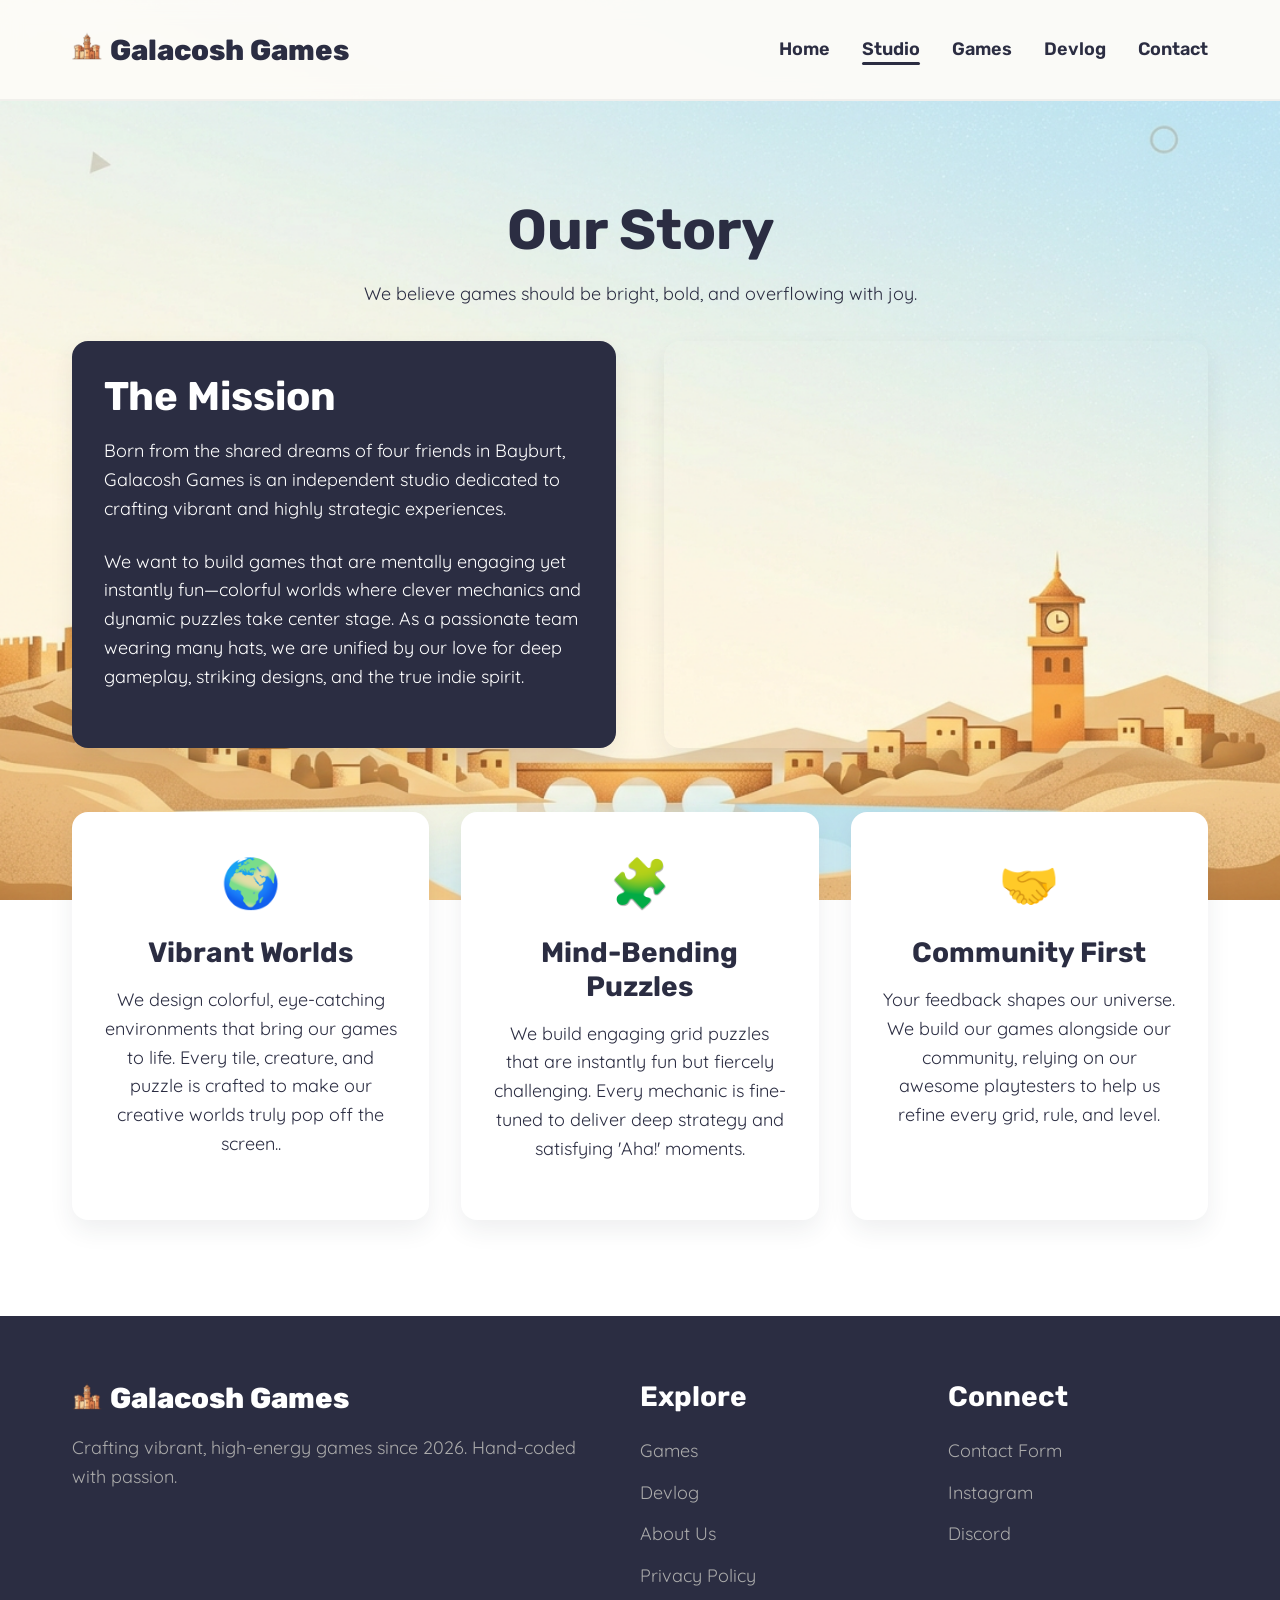
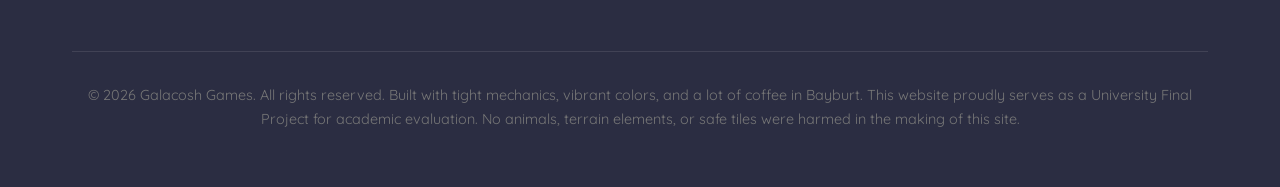
<file: about.html>
<!DOCTYPE html>
<html lang="en">

<head>
    <meta charset="UTF-8">
    <meta name="viewport" content="width=device-width, initial-scale=1.0">
    <title>About Us | Galacosh Games</title>

    <!-- SEO & Meta Tags -->
    <meta name="description"
        content="Learn about Galacosh Games, our mission, and the philosophy behind our vibrant indie games.">
    <meta name="keywords" content="about us, indie game studio, Galacosh Games mission">

    <link rel="preconnect" href="https://fonts.googleapis.com">
    <link rel="preconnect" href="https://fonts.gstatic.com" crossorigin>
    <link
        href="https://fonts.googleapis.com/css2?family=Quicksand:wght@400;600;700&family=Rubik:wght@400;600;700;800&display=swap"
        rel="stylesheet">
    <link rel="stylesheet" href="styles.css">
</head>

<body>

    <!-- Header -->
    <header class="site-header">
        <div class="container nav-container">
            <a href="index.html" class="logo">
                <span class="logo-icon"><img src="images/solo2.png" width="30" height="30"></span> Galacosh Games
            </a>
            <button class="mobile-menu-btn" aria-label="Toggle Navigation">☰</button>
            <nav>
                <ul class="nav-links">
                    <li><a href="index.html">Home</a></li>
                    <li><a href="about.html" class="active">Studio</a></li>
                    <li><a href="games.html">Games</a></li>
                    <li><a href="devlog.html">Devlog</a></li>
                    <li><a href="contact.html">Contact</a></li>
                </ul>
            </nav>
        </div>
    </header>

    <main>
        <!-- Page Header -->
        <section class="section container text-center" style="padding-bottom: 2rem;">
            <h1 class="text-primary">Our Story</h1>
            <p style="max-width: 600px; margin: 0 auto;">We believe games should be bright, bold, and overflowing with
                joy.</p>
        </section>

        <!-- Main Content -->
        <section class="container" style="margin-bottom: 6rem;">
            <div class="grid-2">
                <div class="card" style="background-color: var(--color-accent-1); color: white;">
                    <h2 style="color: white;">The Mission</h2>
                    <p>Born from the shared dreams of four friends in Bayburt, Galacosh Games is an independent studio
                        dedicated to crafting vibrant and highly strategic experiences.</p>
                    <p>We want to build games that are mentally engaging yet instantly fun—colorful worlds where clever
                        mechanics and dynamic puzzles take center stage. As a passionate team wearing many hats, we are
                        unified by our love for deep gameplay, striking designs, and the true indie spirit.</p>
                </div>

                <div>
                    <video autoplay muted loop
                        style="width: 100%; border-radius: var(--border-radius-md); box-shadow: var(--box-shadow); height: 100%; object-fit: cover;">
                        <source src="images/galacoshintro.mp4" type="video/mp4">
                        Your browser does not support the video tag.
                    </video>
                </div>
            </div>

            <div class="grid-3" style="margin-top: 4rem;">
                <div class="card text-center">
                    <div style="font-size: 3rem; margin-bottom: 1rem;">🌍</div>
                    <h3>Vibrant Worlds</h3>
                    <p>We design colorful, eye-catching environments that bring our games to life. Every tile, creature,
                        and puzzle is crafted to make our creative worlds truly pop off the screen..</p>
                </div>
                <div class="card text-center">
                    <div style="font-size: 3rem; margin-bottom: 1rem;">🧩</div>
                    <h3>Mind-Bending Puzzles</h3>
                    <p>We build engaging grid puzzles that are instantly fun but fiercely challenging. Every mechanic is
                        fine-tuned to deliver deep strategy and satisfying 'Aha!' moments.</p>
                </div>
                <div class="card text-center">
                    <div style="font-size: 3rem; margin-bottom: 1rem;">🤝</div>
                    <h3>Community First</h3>
                    <p>Your feedback shapes our universe. We build our games alongside our community, relying on our
                        awesome playtesters to help us refine every grid, rule, and level.</p>
                </div>
            </div>
        </section>
    </main>

    <!-- Footer -->
    <footer class="site-footer">
        <div class="container">
            <div class="footer-grid">
                <div>
                    <h2 class="logo footer-logo"><span class="logo-icon"><img src="images/solo2.png" width="30"
                                height="30"></span> Galacosh Games</h2>
                    <p class="footer-text">Crafting vibrant, high-energy games since 2026. Hand-coded with passion.</p>
                </div>
                <div>
                    <h3 class="footer-heading">Explore</h3>
                    <ul class="footer-links">
                        <li><a href="games.html">Games</a></li>
                        <li><a href="devlog.html">Devlog</a></li>
                        <li><a href="about.html">About Us</a></li>
                        <li><a href="privacy.html">Privacy Policy</a></li>
                    </ul>
                </div>
                <div>
                    <h3 class="footer-heading">Connect</h3>
                    <ul class="footer-links">
                        <li><a href="contact.html">Contact Form</a></li>
                        <li><a href="https://www.instagram.com/emirkrbltgl/?hl=tr" target="_blank"
                                rel="noopener noreferrer">Instagram</a></li>
                        <li><a href="https://discord.com/invite/galacosh" target="_blank"
                                rel="noopener noreferrer">Discord</a></li>
                    </ul>
                </div>
            </div>
            <div class="footer-bottom">
                <p>&copy; 2026 Galacosh Games. All rights reserved. Built with tight mechanics, vibrant colors, and a
                    lot of coffee in Bayburt. This website proudly serves as a University Final Project for academic
                    evaluation. No animals, terrain elements, or safe tiles were harmed in the making of this site.</p>
            </div>
        </div>
    </footer>

    <script src="main.js"></script>
</body>

</html>
</file>
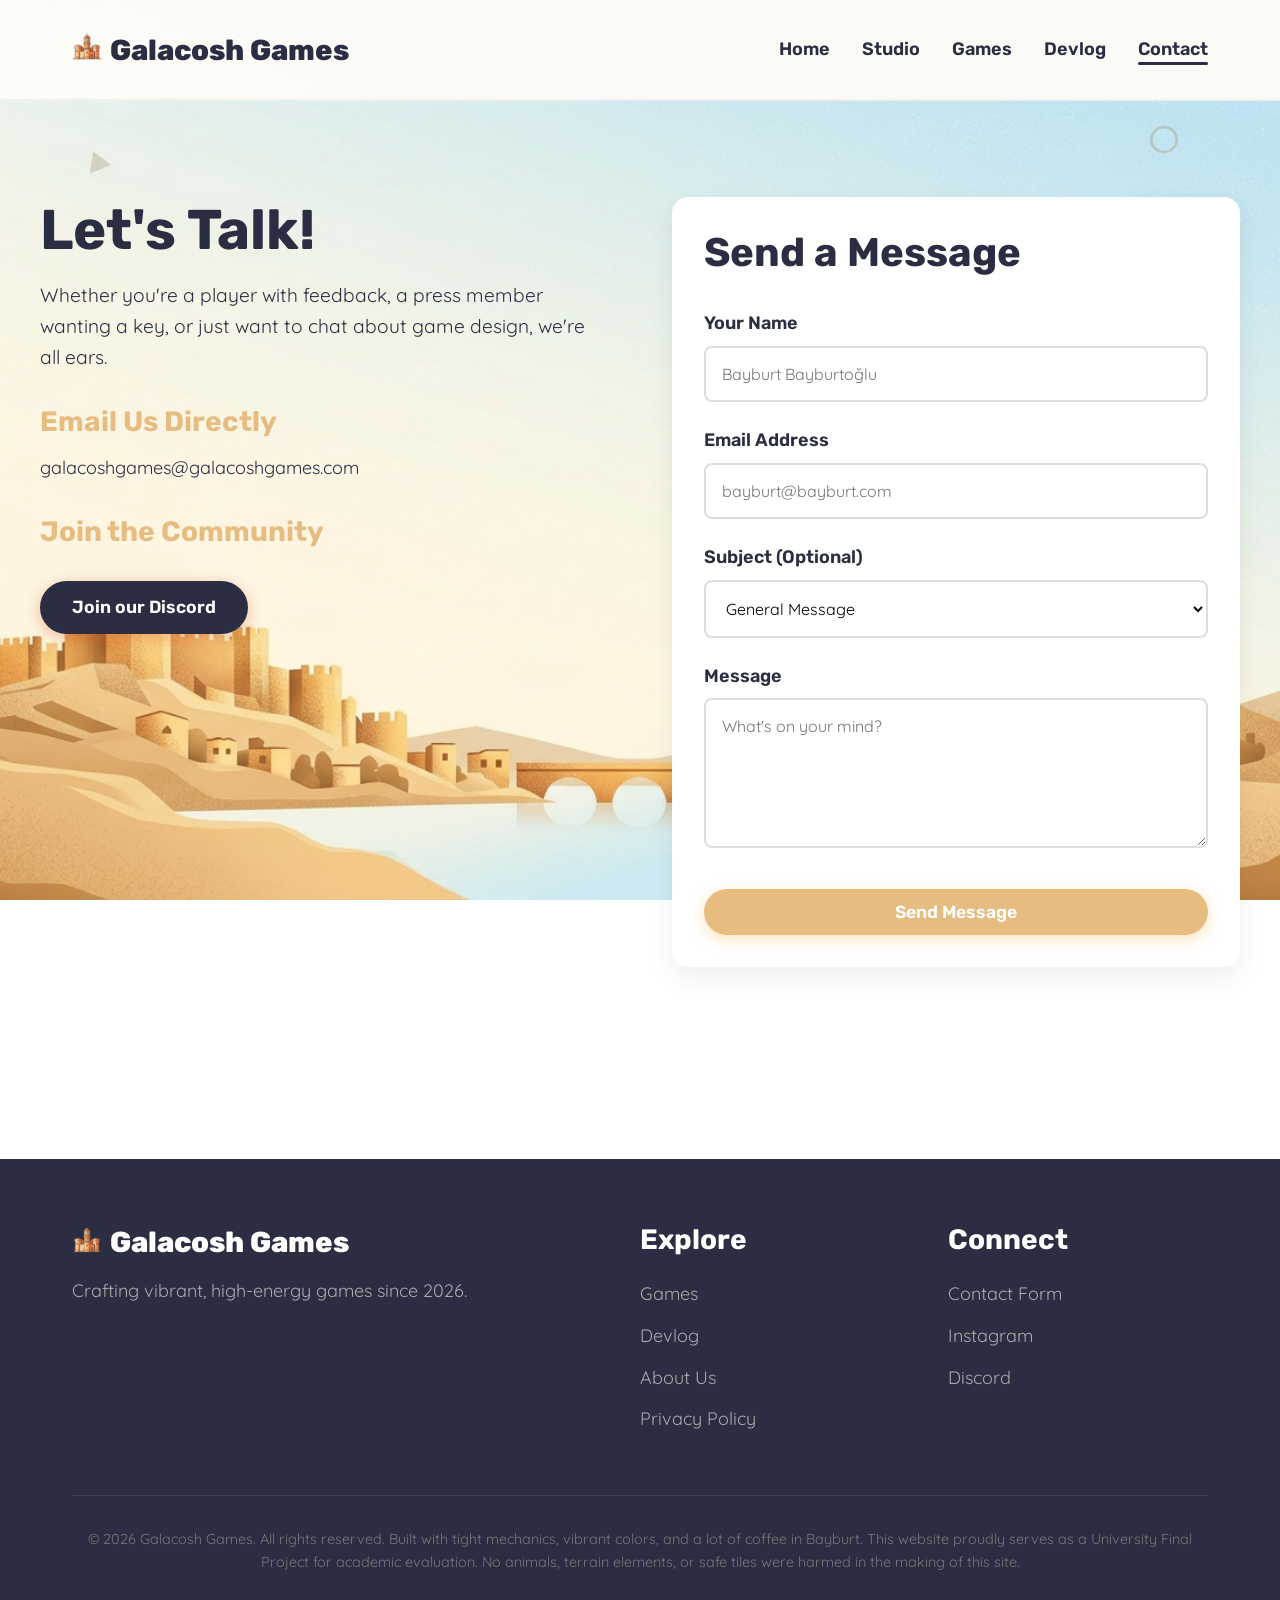
<file: contact.html>
<!DOCTYPE html>
<html lang="en">

<head>
    <meta charset="UTF-8">
    <meta name="viewport" content="width=device-width, initial-scale=1.0">
    <title>Contact Us | Galacosh Games</title>

    <!-- SEO & Meta Tags -->
    <meta name="description"
        content="Get in touch with the Galacosh Games team. We'd love to hear from you regarding playtesting, press inquiries, or just to say hello.">
    <meta name="keywords" content="contact Galacosh Games, indie game support, game dev contact">

    <link rel="preconnect" href="https://fonts.googleapis.com">
    <link rel="preconnect" href="https://fonts.gstatic.com" crossorigin>
    <link
        href="https://fonts.googleapis.com/css2?family=Quicksand:wght@400;600;700&family=Rubik:wght@400;600;700;800&display=swap"
        rel="stylesheet">
    <link rel="stylesheet" href="styles.css">
</head>

<body>

    <!-- Header -->
    <header class="site-header">
        <div class="container nav-container">
            <a href="index.html" class="logo">
                <span class="logo-icon"><img src="images/solo2.png" width="30" height="30"></span> Galacosh Games
            </a>
            <button class="mobile-menu-btn" aria-label="Toggle Navigation">☰</button>
            <nav>
                <ul class="nav-links">
                    <li><a href="index.html">Home</a></li>
                    <li><a href="about.html">Studio</a></li>
                    <li><a href="games.html">Games</a></li>
                    <li><a href="devlog.html">Devlog</a></li>
                    <li><a href="contact.html" class="active">Contact</a></li>
                </ul>
            </nav>
        </div>
    </header>

    <main>
        <section class="section container">
            <div class="contact-container">

                <!-- Contact Info -->
                <div class="contact-info">
                    <h1 class="text-primary" style="margin-bottom: 1rem;">Let's Talk!</h1>
                    <p style="font-size: 1.2rem; margin-bottom: 2rem;">Whether you're a player with feedback, a press
                        member wanting a key, or just want to chat about game design, we're all ears.</p>

                    <div style="margin-bottom: 2rem;">
                        <h3 class="text-accent">Email Us Directly</h3>
                        <p>galacoshgames@galacoshgames.com</p>
                    </div>

                    <div>
                        <h3 class="text-accent">Join the Community</h3>
                        <a href="https://discord.com/" class="btn btn-primary" style="margin-top: 1rem;">Join our
                            Discord</a>
                    </div>
                </div>

                <!-- Contact Form (Simulated via main.js) -->
                <div class="card" style="background-color: white;">
                    <h2 style="margin-bottom: 2rem;">Send a Message</h2>

                    <form action="https://api.web3forms.com/submit" method="POST" id="contact-form" novalidate>
                        <input type="hidden" name="access_key" value="b8a73127-ce8f-4b66-9f2a-86dd5c4aae2c">

                        <div class="form-group">
                            <label for="name" class="form-label">Your Name</label>
                            <input type="text" id="name" name="name" class="form-control"
                                placeholder="Bayburt Bayburtoğlu" required>
                            <div class="form-error" id="name-error"></div>
                        </div>

                        <div class="form-group">
                            <label for="email" class="form-label">Email Address</label>
                            <input type="email" id="email" name="email" class="form-control"
                                placeholder="bayburt@bayburt.com" required>
                            <div class="form-error" id="email-error"></div>
                        </div>

                        <div class="form-group">
                            <label for="subject" class="form-label">Subject (Optional)</label>
                            <select id="subject" name="subject" class="form-control">
                                <option value="general">General Message</option>
                                <option value="support">Game Support</option>
                                <option value="press">Press / Media</option>
                                <option value="playtest">Playtesting</option>
                                <option value="feedback">Feedback</option>
                            </select>
                        </div>

                        <div class="form-group">
                            <label for="message" class="form-label">Message</label>
                            <textarea id="message" name="message" class="form-control"
                                placeholder="What's on your mind?" required></textarea>
                            <div class="form-error" id="message-error"></div>
                        </div>

                        <div style="margin-top: 2rem;">
                            <button type="submit" class="btn btn-accent" style="width: 100%;">Send Message</button>
                            <div class="loader" id="form-loader"></div>
                        </div>

                        <div id="form-feedback"></div>
                    </form>
                </div>

            </div>
        </section>
    </main>

    <!-- Footer -->
    <footer class="site-footer">
        <div class="container">
            <div class="footer-grid">
                <div>
                    <h2 class="logo footer-logo"><span class="logo-icon"><img src="images/solo2.png" width="30"
                                height="30"></span> Galacosh Games</h2>
                    <p class="footer-text">Crafting vibrant, high-energy games since 2026.</p>
                </div>
                <div>
                    <h3 class="footer-heading">Explore</h3>
                    <ul class="footer-links">
                        <li><a href="games.html">Games</a></li>
                        <li><a href="devlog.html">Devlog</a></li>
                        <li><a href="about.html">About Us</a></li>
                        <li><a href="privacy.html">Privacy Policy</a></li>
                    </ul>
                </div>
                <div>
                    <h3 class="footer-heading">Connect</h3>
                    <ul class="footer-links">
                        <li><a href="contact.html">Contact Form</a></li>
                        <li><a href="https://www.instagram.com/emirkrbltgl/?hl=tr" target="_blank"
                                rel="noopener noreferrer">Instagram</a></li>
                        <li><a href="https://discord.com/invite/galacosh" target="_blank"
                                rel="noopener noreferrer">Discord</a></li>
                    </ul>
                </div>
            </div>
            <div class="footer-bottom">
                <p>&copy; 2026 Galacosh Games. All rights reserved. Built with tight mechanics, vibrant colors, and a
                    lot of coffee in Bayburt. This website proudly serves as a University Final Project for academic
                    evaluation. No animals, terrain elements, or safe tiles were harmed in the making of this site.</p>
            </div>
        </div>
    </footer>

    <script src="main.js"></script>
</body>

</html>
</file>
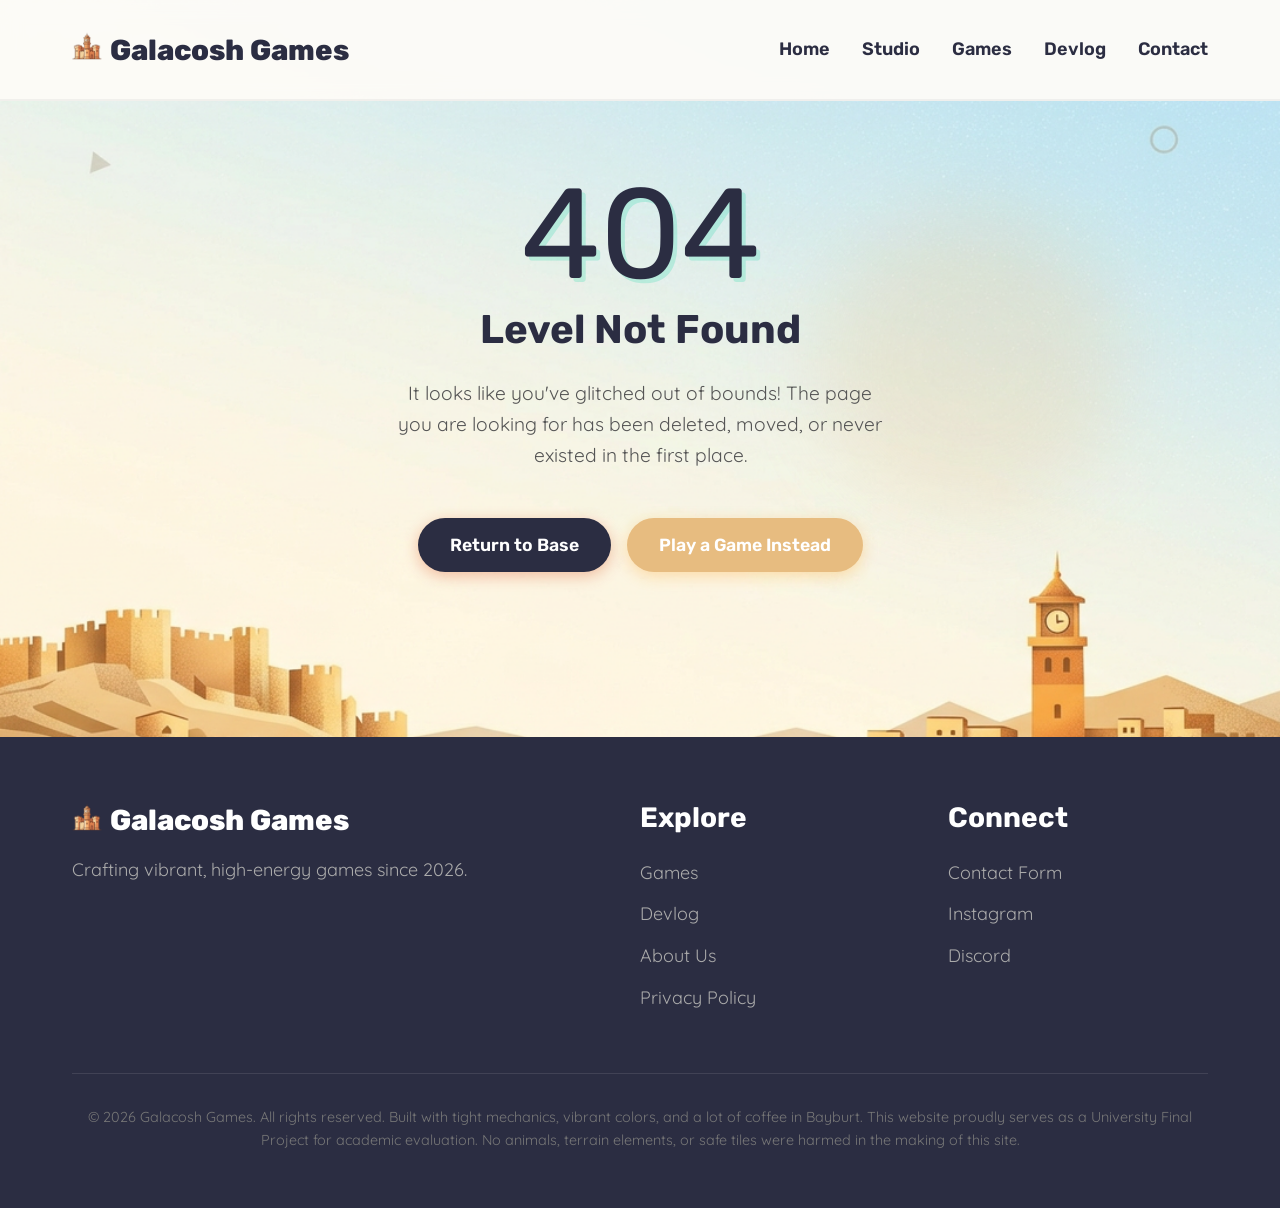
<file: game-details.html>
<!DOCTYPE html>
<html lang="en">

<head>
    <meta charset="UTF-8">
    <meta name="viewport" content="width=device-width, initial-scale=1.0">
    <title>Game Details | Galacosh Games</title>

    <!-- SEO & Meta Tags -->
    <meta name="description" content="Learn more about this game from Galacosh Games.">

    <link rel="preconnect" href="https://fonts.googleapis.com">
    <link rel="preconnect" href="https://fonts.gstatic.com" crossorigin>
    <link
        href="https://fonts.googleapis.com/css2?family=Quicksand:wght@400;600;700&family=Rubik:wght@400;600;700;800&display=swap"
        rel="stylesheet">
    <link rel="stylesheet" href="styles.css">
</head>

<body>

    <!-- Header -->
    <header class="site-header">
        <div class="container nav-container">
            <a href="index.html" class="logo">
                <span class="logo-icon"><img src="images/solo2.png" width="30" height="30"></span> Galacosh Games
            </a>
            <button class="mobile-menu-btn" aria-label="Toggle Navigation">☰</button>
            <nav>
                <ul class="nav-links">
                    <li><a href="index.html">Home</a></li>
                    <li><a href="about.html">Studio</a></li>
                    <li><a href="games.html" class="active">Games</a></li>
                    <li><a href="devlog.html">Devlog</a></li>
                    <li><a href="contact.html">Contact</a></li>
                </ul>
            </nav>
        </div>
    </header>

    <main>
        <!-- Single Game Content Area -->
        <article class="section container">

            <a href="games.html" style="display: inline-block; margin-bottom: 2rem; font-weight: 600;">← Back to
                Games</a>

            <div id="single-game-container">
                <!-- Fallback content if JS fails -->
                <div class="post-header">
                    <h1>Game Title</h1>
                    <div class="post-meta">Status: Loading... | Genre: Loading...</div>
                </div>

                <div class="post-content">
                    <p class="lead">Loading game details...</p>
                </div>
            </div>

        </article>
    </main>

    <!-- Footer -->
    <footer class="site-footer">
        <div class="container">
            <div class="footer-grid">
                <div>
                    <h2 class="logo footer-logo"><span class="logo-icon"><img src="images/solo2.png" width="30"
                                height="30"></span> Galacosh Games</h2>
                    <p class="footer-text">Crafting vibrant, high-energy games since 2026.</p>
                </div>
                <div>
                    <h3 class="footer-heading">Explore</h3>
                    <ul class="footer-links">
                        <li><a href="games.html">Games</a></li>
                        <li><a href="devlog.html">Devlog</a></li>
                        <li><a href="about.html">About Us</a></li>
                        <li><a href="privacy.html">Privacy Policy</a></li>
                    </ul>
                </div>
                <div>
                    <h3 class="footer-heading">Connect</h3>
                    <ul class="footer-links">
                        <li><a href="contact.html">Contact Form</a></li>
                        <li><a href="https://www.instagram.com/emirkrbltgl/?hl=tr" target="_blank"
                                rel="noopener noreferrer">Instagram</a></li>
                        <li><a href="https://discord.com/invite/galacosh" target="_blank"
                                rel="noopener noreferrer">Discord</a></li>
                    </ul>
                </div>
            </div>
            <div class="footer-bottom">
                <p>&copy; 2026 Galacosh Games. All rights reserved. Built with tight mechanics, vibrant colors, and a
                    lot of coffee in Bayburt. This website proudly serves as a University Final Project for academic
                    evaluation. No animals, terrain elements, or safe tiles were harmed in the making of this site.</p>
            </div>
        </div>
    </footer>

    <script src="games-data.js"></script>
    <script src="main.js"></script>


    <script>
        document.addEventListener('DOMContentLoaded', () => {
            const urlParams = new URLSearchParams(window.location.search);
            const gameId = urlParams.get('id');

            if (gameId && typeof gamesData !== 'undefined') {
                const game = gamesData.find(g => g.id === gameId);
                if (game) {
                    const container = document.getElementById('single-game-container');

                    // Update document title for SEO
                    document.title = game.title + " | Galacosh Games";

                    // Build features list
                    let featuresHtml = '<ul>';
                    game.features.forEach(feature => {
                        featuresHtml += '<li>' + feature + '</li>';
                    });
                    featuresHtml += '</ul>';

                    // Inject real data
                    container.innerHTML = `
                        <div class="post-header">
                            <h1>${game.title}</h1>
                            <div class="post-meta">Status: ${game.status} | Genre: ${game.genre}</div>
                        </div>
                        
                        <img src="${game.image}" alt="${game.title}" class="post-hero-image">
                        
                        <div class="post-content">
                            <p class="lead" style="font-size: 1.3rem; font-weight: 600; margin-bottom: 2rem;">
                                ${game.description}
                            </p>
                            
                            <h2>Key Features</h2>
                            ${featuresHtml}
                            
                            <div style="margin-top: 4rem; padding-top: 2rem; border-top: 2px solid #eee;">
                                <a href="contact.html" class="btn btn-primary">Inquire About This Game</a>
                            </div>
                        </div>
                    `;
                } else {

                    window.location.href = '404.html';
                }
            } else {

                window.location.href = '404.html';
            }
        });
    </script>
</body>

</html>
</file>
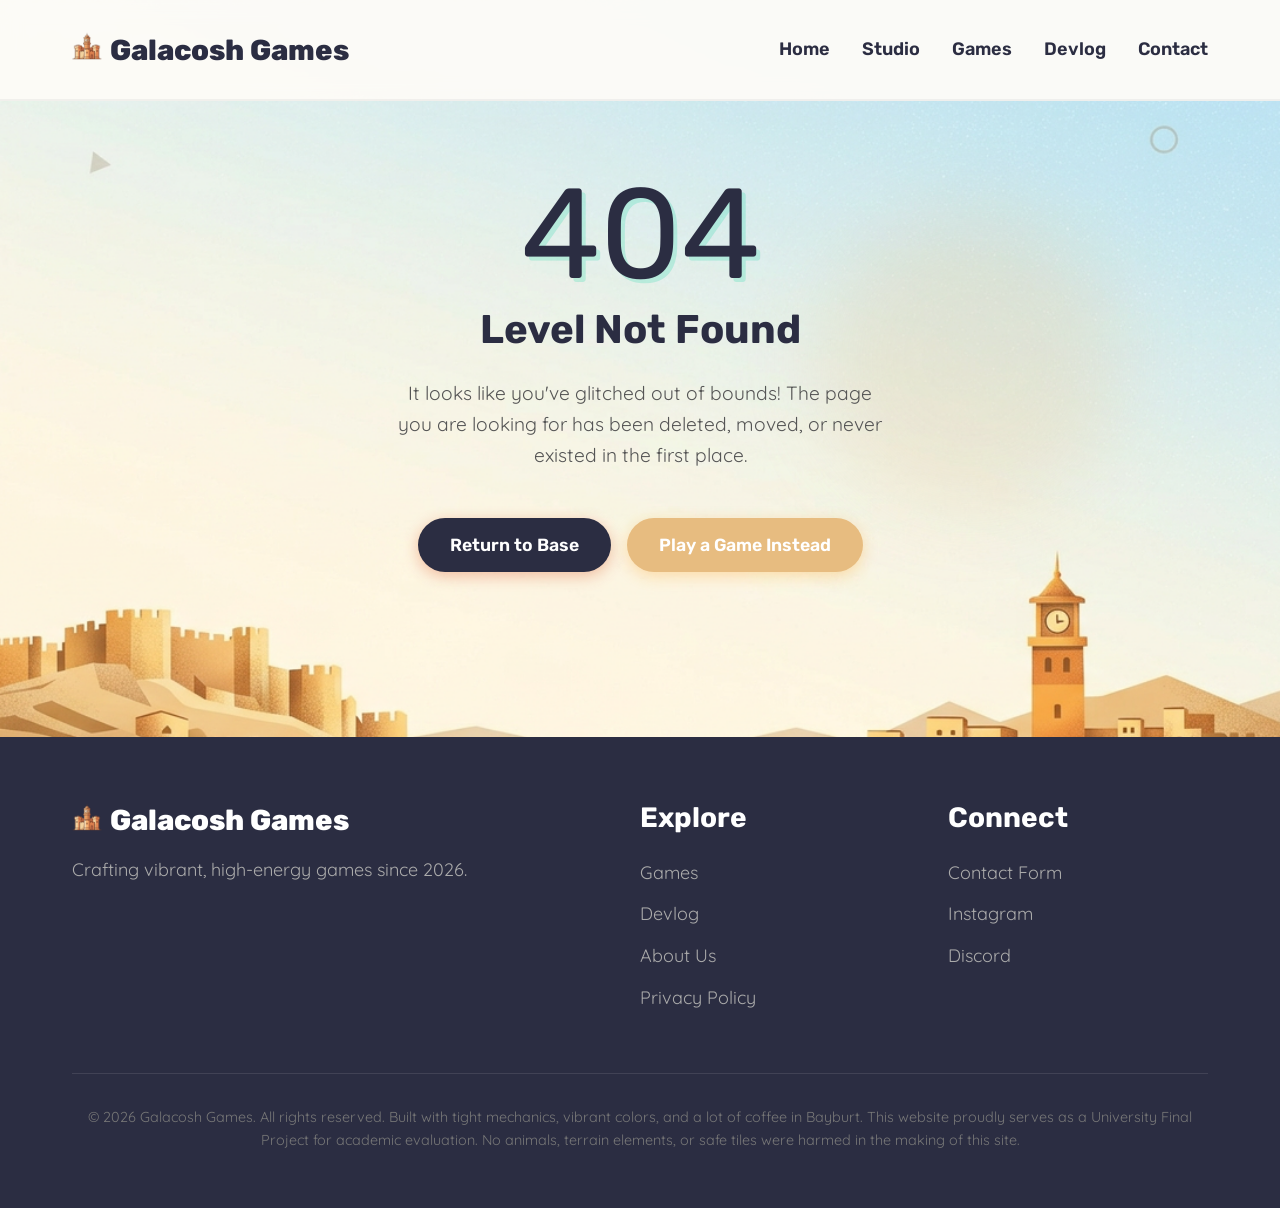
<file: post.html>
<!DOCTYPE html>
<html lang="en">

<head>
    <meta charset="UTF-8">
    <meta name="viewport" content="width=device-width, initial-scale=1.0">
    <title>Devlog Post | Galacosh Games</title>

    <!-- SEO & Meta Tags -->
    <meta name="description" content="Read the latest detailed update from the developers at Galacosh Games.">

    <link rel="preconnect" href="https://fonts.googleapis.com">
    <link rel="preconnect" href="https://fonts.gstatic.com" crossorigin>
    <link
        href="https://fonts.googleapis.com/css2?family=Quicksand:wght@400;600;700&family=Rubik:wght@400;600;700;800&display=swap"
        rel="stylesheet">
    <link rel="stylesheet" href="styles.css">
</head>

<body>

    <!-- Header -->
    <header class="site-header">
        <div class="container nav-container">
            <a href="index.html" class="logo">
                <span class="logo-icon"><img src="images/solo2.png" width="30" height="30"></span> Galacosh Games
            </a>
            <button class="mobile-menu-btn" aria-label="Toggle Navigation">☰</button>
            <nav>
                <ul class="nav-links">
                    <li><a href="index.html">Home</a></li>
                    <li><a href="about.html">Studio</a></li>
                    <li><a href="games.html">Games</a></li>
                    <li><a href="devlog.html" class="active">Devlog</a></li>
                    <li><a href="contact.html">Contact</a></li>
                </ul>
            </nav>
        </div>
    </header>

    <main>
        <!-- Single Post Content Area -->
        <article class="section container">

            <a href="devlog.html" style="display: inline-block; margin-bottom: 2rem; font-weight: 600;">← Back to
                Devlog</a>

            <div id="single-post-container">
                <!-- If JavaScript is disabled or fails, we show a fallback static template -->
                <div class="post-header">
                    <h1>Alpha Release: No Safe Tile is finally playable!</h1>
                    <div class="post-meta">May 02, 2026 | By Emir Karabulutoğlu</div>
                </div>

                <img src="https://images.unsplash.com/photo-1550745165-9bc0b252726f?auto=format&fit=crop&w=1200&q=80"
                    alt="Post Header" class="post-hero-image">

                <div class="post-content">
                    <p class="lead" style="font-size: 1.3rem; font-weight: 600; margin-bottom: 2rem;">
                        After months of hard work and countless coffees, we are thrilled to announce that the first
                        playable Alpha of 'No Safe Tile' is available to our playtesters.
                    </p>

                    <h2>New Enemy AI</h2>
                    <p>We realized our main protagonist wasn't standing out against the background. We focused on
                        silhouette readability and high contrast color palettes to ensure the player never loses track
                        of the character in chaotic levels.</p>

                    <h2>Lighting Overhaul</h2>
                    <p>By eliminating heavy frameworks like React, we achieved a perfect 100 on Lighthouse. This post
                        explains our architecture choices.</p>

                    <div style="margin-top: 4rem; padding-top: 2rem; border-top: 2px solid #eee;">
                        <h3>Contact us regarding this blog.</h3>
                        <a href="contact.html" class="btn btn-primary"
                            style="padding: 0.5rem 1rem; font-size: 0.9rem;">Contact Us</a>
                    </div>
                </div>
            </div>

        </article>
    </main>

    <!-- Footer -->
    <footer class="site-footer">
        <div class="container">
            <div class="footer-grid">
                <div>
                    <h2 class="logo footer-logo"><span class="logo-icon"><img src="images/solo2.png" width="30"
                                height="30"></span> Galacosh Games</h2>
                    <p class="footer-text">Crafting vibrant, high-energy games since 2026.</p>
                </div>
                <div>
                    <h3 class="footer-heading">Explore</h3>
                    <ul class="footer-links">
                        <li><a href="games.html">Games</a></li>
                        <li><a href="devlog.html">Devlog</a></li>
                        <li><a href="about.html">About Us</a></li>
                        <li><a href="privacy.html">Privacy Policy</a></li>
                    </ul>
                </div>
                <div>
                    <h3 class="footer-heading">Connect</h3>
                    <ul class="footer-links">
                        <li><a href="contact.html">Contact Form</a></li>
                        <li><a href="https://www.instagram.com/emirkrbltgl/?hl=tr" target="_blank"
                                rel="noopener noreferrer">Instagram</a></li>
                        <li><a href="https://discord.com/invite/galacosh" target="_blank"
                                rel="noopener noreferrer">Discord</a></li>
                    </ul>
                </div>
            </div>
            <div class="footer-bottom">
                <p>&copy; 2026 Galacosh Games. All rights reserved. Built with tight mechanics, vibrant colors, and a
                    lot of coffee in Bayburt. This website proudly serves as a University Final Project for academic
                    evaluation. No animals, terrain elements, or safe tiles were harmed in the making of this site.</p>
            </div>
        </div>
    </footer>

    <script src="blog-data.js"></script>
    <script src="main.js"></script>

    <!-- Inline JS to handle dynamic population based on URL ?id= param -->
    <script>
        document.addEventListener('DOMContentLoaded', () => {
            const urlParams = new URLSearchParams(window.location.search);
            const postId = parseInt(urlParams.get('id'));

            if (postId && typeof devlogPosts !== 'undefined') {
                const post = devlogPosts.find(p => p.id === postId);
                if (post) {
                    const container = document.getElementById('single-post-container');

                    // Update document title for SEO
                    document.title = post.title + " | Galacosh Games";

                    // Inject real data
                    container.innerHTML = `
                        <div class="post-header">
                            <h1>${post.title}</h1>
                            <div class="post-meta">${post.date} | By ${post.author}</div>
                        </div>
                        
                        <img src="${post.image}" alt="${post.title}" class="post-hero-image">
                        
                        <div class="post-content">
                            <p class="lead" style="font-size: 1.3rem; font-weight: 600; margin-bottom: 2rem;">
                                ${post.excerpt}
                            </p>
                            <p>${post.content}</p>
                            
                            <div style="margin-top: 4rem; padding-top: 2rem; border-top: 2px solid #eee;">
                                <h3>Contact us regarding this post.</h3>
                                <a href="contact.html" class="btn btn-primary"
                                    style="padding: 0.5rem 1rem; font-size: 0.9rem;">Contact Us</a>
                            </div>
                        </div>
                    `;
                } else {
                    // If ID exists but post is not found, redirect to 404
                    window.location.href = '404.html';
                }
            } else {
                // If no ID is provided, redirect to 404
                window.location.href = '404.html';
            }
        });
    </script>
</body>

</html>
</file>
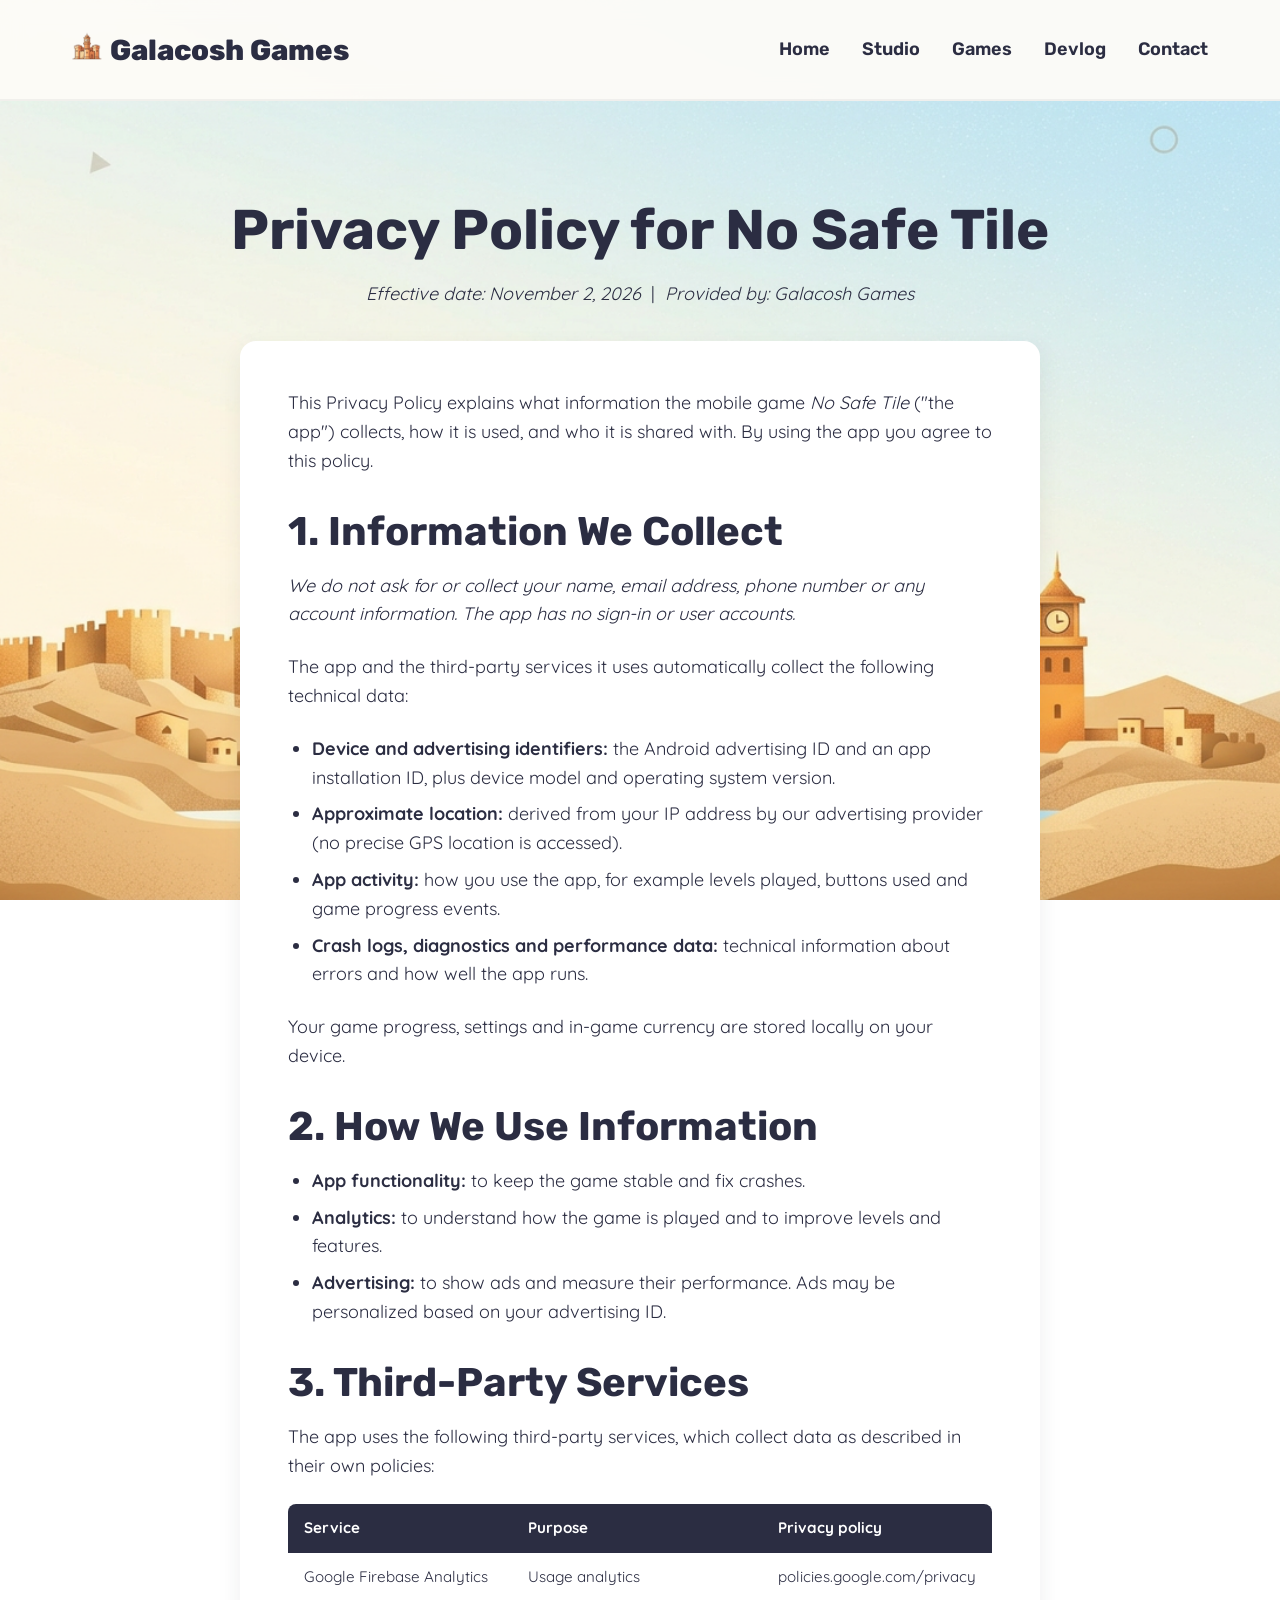
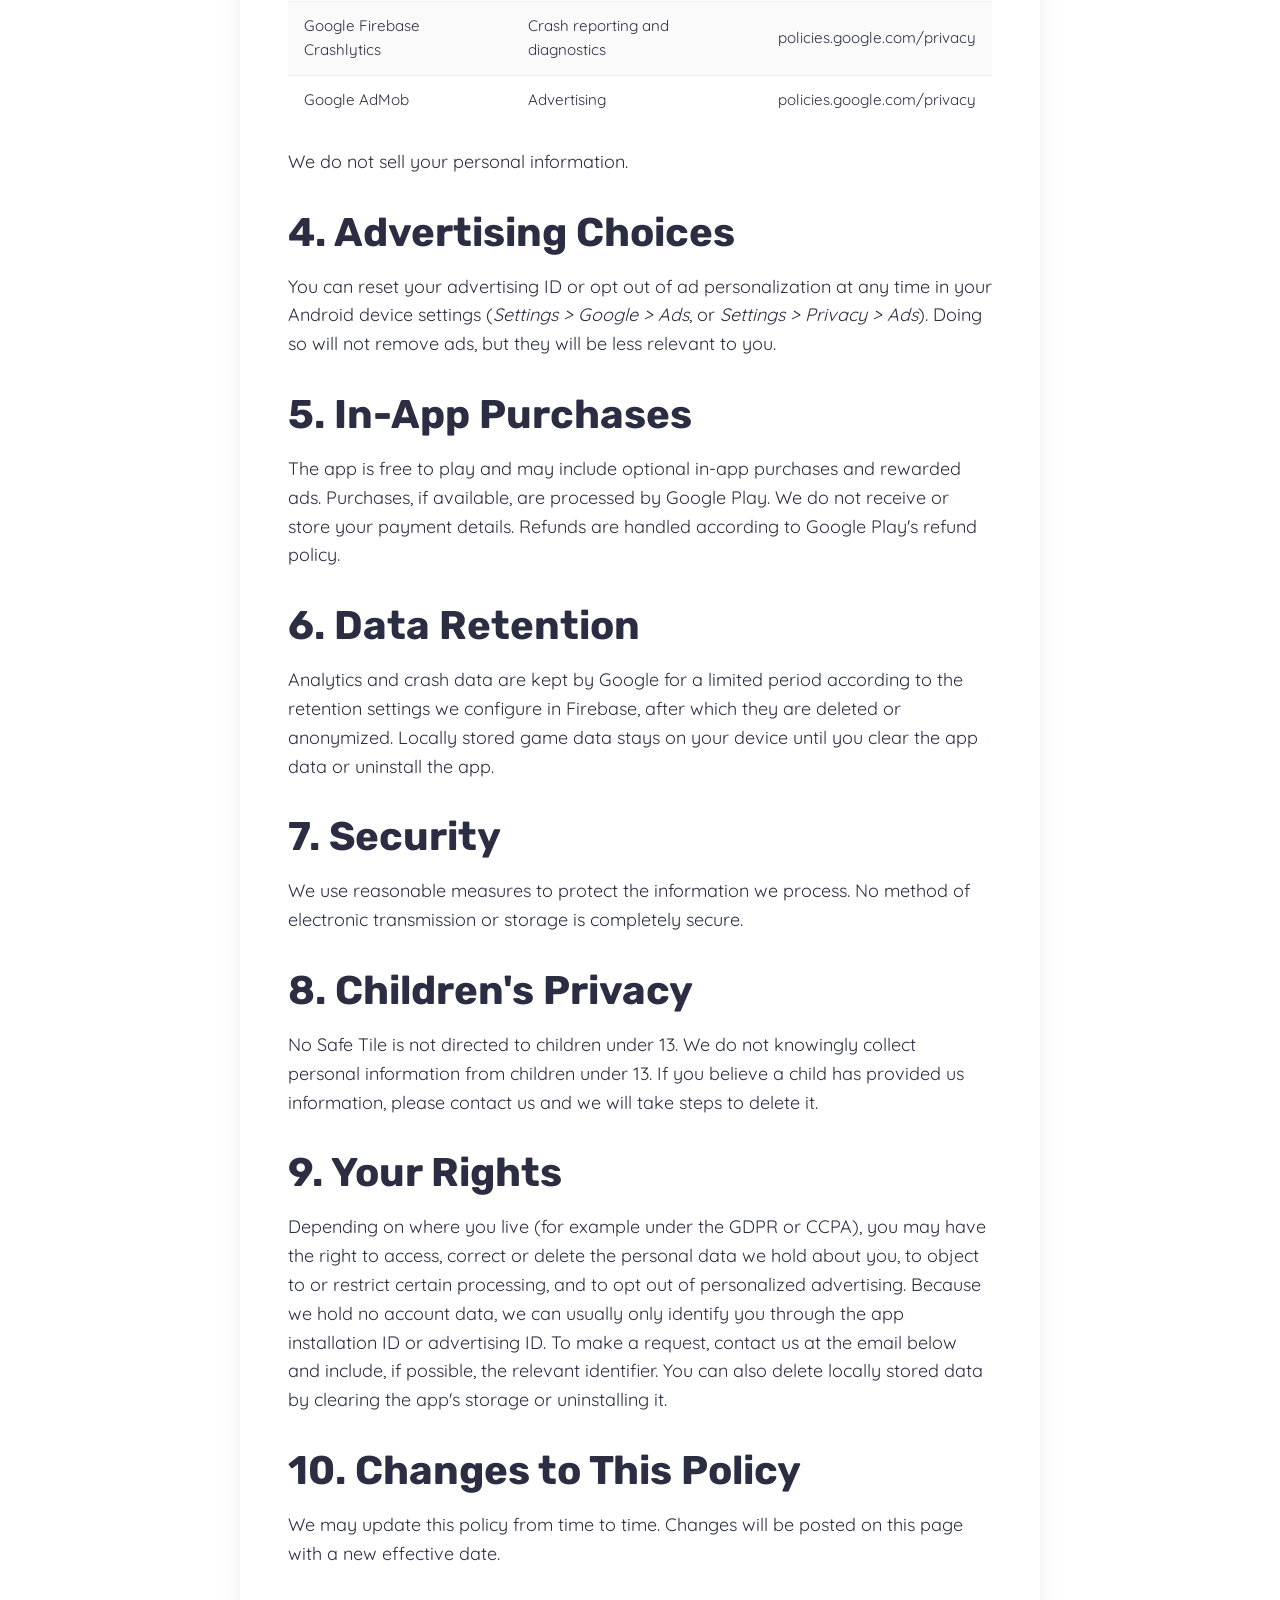
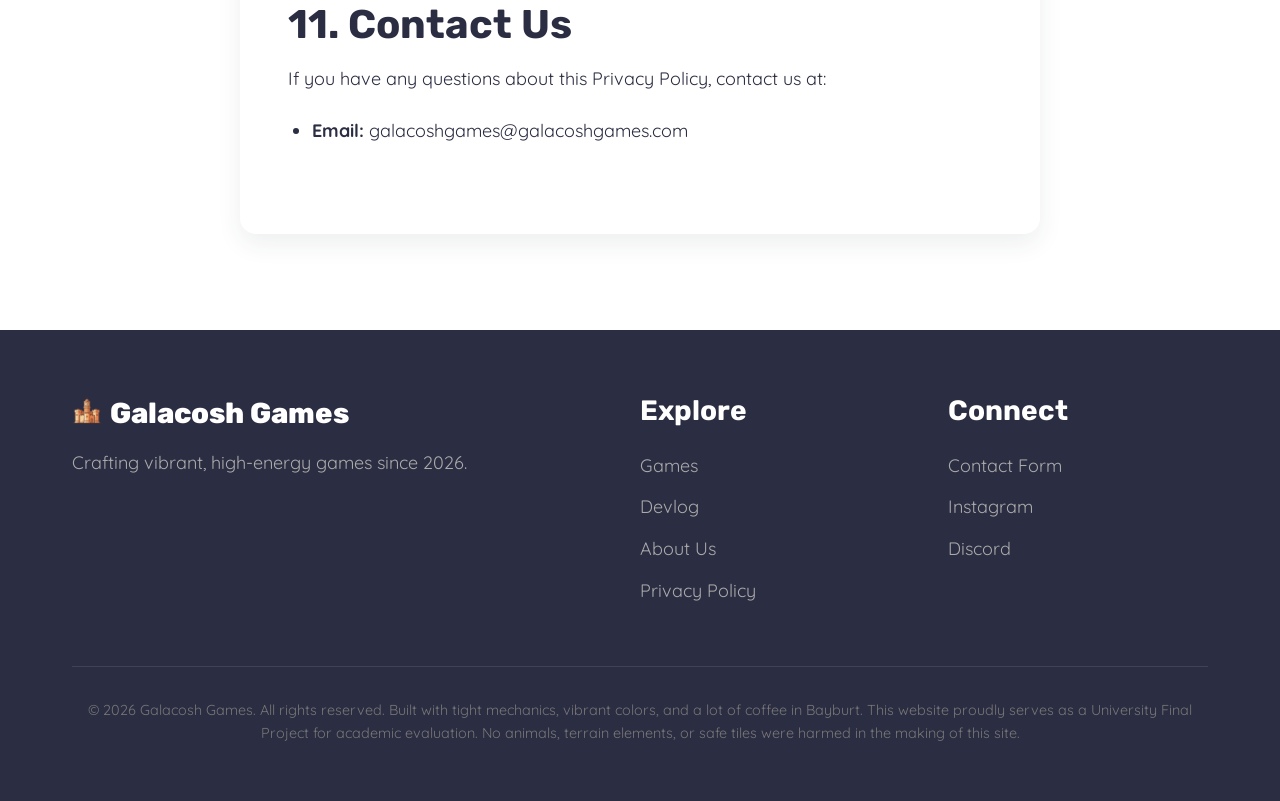
<file: privacy.html>
<!DOCTYPE html>
<html lang="en">

<head>
    <meta charset="UTF-8">
    <meta name="viewport" content="width=device-width, initial-scale=1.0">
    <title>Privacy Policy | Galacosh Games</title>

    <!-- SEO & Meta Tags -->
    <meta name="description" content="Privacy Policy for No Safe Tile by Galacosh Games. Learn how we handle your data and privacy.">

    <link rel="preconnect" href="https://fonts.googleapis.com">
    <link rel="preconnect" href="https://fonts.gstatic.com" crossorigin>
    <link
        href="https://fonts.googleapis.com/css2?family=Quicksand:wght@400;600;700&family=Rubik:wght@400;600;700;800&display=swap"
        rel="stylesheet">
    <link rel="stylesheet" href="styles.css">

    <style>
        .privacy-content {
            background: white;
            border-radius: var(--border-radius-md);
            padding: 3rem;
            box-shadow: var(--box-shadow);
            max-width: 800px;
            margin: 0 auto 4rem;
        }

        .privacy-content h2 {
            margin-top: 2rem;
            color: var(--color-primary);
        }

        .privacy-content ul {
            margin-bottom: 1.5rem;
            padding-left: 1.5rem;
        }

        .privacy-content li {
            margin-bottom: 0.5rem;
        }
    </style>
</head>

<body>

    <!-- Header -->
    <header class="site-header">
        <div class="container nav-container">
            <a href="index.html" class="logo">
                <span class="logo-icon"><img src="images/solo2.png" alt="" width="30" height="30"></span> Galacosh Games
            </a>
            <button class="mobile-menu-btn" aria-label="Toggle Navigation">☰</button>
            <nav>
                <ul class="nav-links">
                    <li><a href="index.html">Home</a></li>
                    <li><a href="about.html">Studio</a></li>
                    <li><a href="games.html">Games</a></li>
                    <li><a href="devlog.html">Devlog</a></li>
                    <li><a href="contact.html">Contact</a></li>
                </ul>
            </nav>
        </div>
    </header>

    <main>
        <!-- Page Header -->
        <section class="section container text-center" style="padding-bottom: 2rem;">
            <h1 class="text-primary">Privacy Policy for No Safe Tile</h1>
            <p style="max-width: 600px; margin: 0 auto;"><em>Effective date: November 2, 2026</em> &nbsp;|&nbsp; <em>Provided by: Galacosh Games</em></p>
        </section>

        <!-- Privacy Content -->
        <section class="container">
            <div class="privacy-content" style="padding-bottom: 4rem;">
                <p>This Privacy Policy explains what information the mobile game <em>No Safe Tile</em> ("the app") collects, how it is used, and who it is shared with. By using the app you agree to this policy.</p>

                <h2>1. Information We Collect</h2>
                <p><em>We do not ask for or collect your name, email address, phone number or any account information. The app has no sign-in or user accounts.</em></p>
                <p>The app and the third-party services it uses automatically collect the following technical data:</p>
                <ul>
                    <li><strong>Device and advertising identifiers:</strong> the Android advertising ID and an app installation ID, plus device model and operating system version.</li>
                    <li><strong>Approximate location:</strong> derived from your IP address by our advertising provider (no precise GPS location is accessed).</li>
                    <li><strong>App activity:</strong> how you use the app, for example levels played, buttons used and game progress events.</li>
                    <li><strong>Crash logs, diagnostics and performance data:</strong> technical information about errors and how well the app runs.</li>
                </ul>
                <p>Your game progress, settings and in-game currency are stored locally on your device.</p>

                <h2>2. How We Use Information</h2>
                <ul>
                    <li><strong>App functionality:</strong> to keep the game stable and fix crashes.</li>
                    <li><strong>Analytics:</strong> to understand how the game is played and to improve levels and features.</li>
                    <li><strong>Advertising:</strong> to show ads and measure their performance. Ads may be personalized based on your advertising ID.</li>
                </ul>

                <h2>3. Third-Party Services</h2>
                <p>The app uses the following third-party services, which collect data as described in their own policies:</p>
                <div style="overflow-x: auto; margin-bottom: 1.5rem;">
                    <table style="width:100%; border-collapse: collapse; font-size: 0.95rem;">
                        <thead>
                            <tr style="background-color: var(--color-primary); color: white;">
                                <th style="padding: 0.75rem 1rem; text-align: left; border-radius: 8px 0 0 0;">Service</th>
                                <th style="padding: 0.75rem 1rem; text-align: left;">Purpose</th>
                                <th style="padding: 0.75rem 1rem; text-align: left; border-radius: 0 8px 0 0;">Privacy policy</th>
                            </tr>
                        </thead>
                        <tbody>
                            <tr style="border-bottom: 1px solid #eee;">
                                <td style="padding: 0.75rem 1rem;">Google Firebase Analytics</td>
                                <td style="padding: 0.75rem 1rem;">Usage analytics</td>
                                <td style="padding: 0.75rem 1rem;"><a href="https://policies.google.com/privacy" target="_blank" rel="noopener noreferrer">policies.google.com/privacy</a></td>
                            </tr>
                            <tr style="border-bottom: 1px solid #eee; background-color: #fafafa;">
                                <td style="padding: 0.75rem 1rem;">Google Firebase Crashlytics</td>
                                <td style="padding: 0.75rem 1rem;">Crash reporting and diagnostics</td>
                                <td style="padding: 0.75rem 1rem;"><a href="https://policies.google.com/privacy" target="_blank" rel="noopener noreferrer">policies.google.com/privacy</a></td>
                            </tr>
                            <tr>
                                <td style="padding: 0.75rem 1rem;">Google AdMob</td>
                                <td style="padding: 0.75rem 1rem;">Advertising</td>
                                <td style="padding: 0.75rem 1rem;"><a href="https://policies.google.com/privacy" target="_blank" rel="noopener noreferrer">policies.google.com/privacy</a></td>
                            </tr>
                        </tbody>
                    </table>
                </div>
                <p>We do not sell your personal information.</p>

                <h2>4. Advertising Choices</h2>
                <p>You can reset your advertising ID or opt out of ad personalization at any time in your Android device settings (<em>Settings &gt; Google &gt; Ads</em>, or <em>Settings &gt; Privacy &gt; Ads</em>). Doing so will not remove ads, but they will be less relevant to you.</p>

                <h2>5. In-App Purchases</h2>
                <p>The app is free to play and may include optional in-app purchases and rewarded ads. Purchases, if available, are processed by Google Play. We do not receive or store your payment details. Refunds are handled according to Google Play's refund policy.</p>

                <h2>6. Data Retention</h2>
                <p>Analytics and crash data are kept by Google for a limited period according to the retention settings we configure in Firebase, after which they are deleted or anonymized. Locally stored game data stays on your device until you clear the app data or uninstall the app.</p>

                <h2>7. Security</h2>
                <p>We use reasonable measures to protect the information we process. No method of electronic transmission or storage is completely secure.</p>

                <h2>8. Children's Privacy</h2>
                <p>No Safe Tile is not directed to children under 13. We do not knowingly collect personal information from children under 13. If you believe a child has provided us information, please contact us and we will take steps to delete it.</p>

                <h2>9. Your Rights</h2>
                <p>Depending on where you live (for example under the GDPR or CCPA), you may have the right to access, correct or delete the personal data we hold about you, to object to or restrict certain processing, and to opt out of personalized advertising. Because we hold no account data, we can usually only identify you through the app installation ID or advertising ID. To make a request, contact us at the email below and include, if possible, the relevant identifier. You can also delete locally stored data by clearing the app's storage or uninstalling it.</p>

                <h2>10. Changes to This Policy</h2>
                <p>We may update this policy from time to time. Changes will be posted on this page with a new effective date.</p>

                <h2>11. Contact Us</h2>
                <p>If you have any questions about this Privacy Policy, contact us at:</p>
                <ul>
                    <li><strong>Email:</strong> <a href="mailto:galacoshgames@galacoshgames.com">galacoshgames@galacoshgames.com</a></li>
                </ul>
            </div>
        </section>
    </main>

    <!-- Footer -->
    <footer class="site-footer">
        <div class="container">
            <div class="footer-grid">
                <div>
                    <h2 class="logo footer-logo"><span class="logo-icon"><img src="images/solo2.png" alt="" width="30"
                                height="30"></span>
                        Galacosh Games</h2>
                    <p class="footer-text">Crafting vibrant, high-energy games since 2026.</p>
                </div>
                <div>
                    <h3 class="footer-heading">Explore</h3>
                    <ul class="footer-links">
                        <li><a href="games.html">Games</a></li>
                        <li><a href="devlog.html">Devlog</a></li>
                        <li><a href="about.html">About Us</a></li>
                        <li><a href="privacy.html">Privacy Policy</a></li>
                    </ul>
                </div>
                <div>
                    <h3 class="footer-heading">Connect</h3>
                    <ul class="footer-links">
                        <li><a href="contact.html">Contact Form</a></li>
                        <li><a href="https://www.instagram.com/emirkrbltgl/?hl=tr" target="_blank"
                                rel="noopener noreferrer">Instagram</a></li>
                        <li><a href="https://discord.com/invite/galacosh" target="_blank"
                                rel="noopener noreferrer">Discord</a></li>
                    </ul>
                </div>
            </div>
            <div class="footer-bottom">
                <p>&copy; 2026 Galacosh Games. All rights reserved. Built with tight mechanics, vibrant colors, and a
                    lot of coffee in Bayburt. This website proudly serves as a University Final Project for academic
                    evaluation. No animals, terrain elements, or safe tiles were harmed in the making of this site.</p>
            </div>
        </div>
    </footer>

    <script src="main.js"></script>
</body>

</html>
</file>
<file: styles.css>
/* ==========================================================================
   Galacosh Games - Global Styles
   ========================================================================== */

/* --- Variables & Theming --- */
:root {
  /* Color Palette */
  --color-bg: #fdfbf7;
  /* Warm off-white background */
  --color-text: #2b2d42;
  /* Dark slate for high legibility */
  --color-primary: #2b2d42;
  /* Emerald Green for primary actions/highlights */
  --color-primary-hover: #05b889;
  /* Darker Emerald for hover states */
  --color-accent-1: #2b2d42;
  /* Bright Turquoise */
  --color-accent-2: #ffd166;
  /* Golden Yellow */
  --color-accent-3: #e7bc80;
  /* Tangerine Orange */

  /* Typography */
  --font-heading: 'Rubik', sans-serif;
  --font-body: 'Quicksand', sans-serif;

  /* Border Radius & Shadow */
  --border-radius-sm: 8px;
  --border-radius-md: 16px;
  --border-radius-lg: 24px;
  --border-radius-pill: 50px;
  --box-shadow: 0 10px 25px rgba(43, 45, 66, 0.08);
  --box-shadow-hover: 0 15px 35px rgba(43, 45, 66, 0.15);

  /* Animations */
  --transition-bouncy: all 0.4s cubic-bezier(0.175, 0.885, 0.32, 1.275);
  --transition-smooth: all 0.3s ease;
}

/* --- Base Reset --- */
* {
  margin: 0;
  padding: 0;
  box-sizing: border-box;
}

html,
body {
  overflow-x: hidden;
  scroll-behavior: smooth;
}

body {
  font-family: var(--font-body);
  /*background-color: var(--color-bg);*/
  background-image: url("images/galacoshlight.png");
  background-size: cover;
  background-position: center top;
  background-attachment: fixed;
  background-repeat: no-repeat;
  color: var(--color-text);
  line-height: 1.6;
  font-size: 18px;
}

/* --- Typography --- */
h1,
h2,
h3,
h4,
h5,
h6 {
  font-family: var(--font-heading);
  font-weight: 700;
  line-height: 1.2;
  margin-bottom: 1rem;
}

h1 {
  font-size: 3.5rem;
}

h2 {
  font-size: 2.5rem;
}

h3 {
  font-size: 1.75rem;
}

p {
  margin-bottom: 1.5rem;
}

a {
  color: var(--color-primary);
  text-decoration: none;
  transition: var(--transition-smooth);
}

a:hover {
  color: var(--color-primary-hover);
}

/* --- Layout & Utility --- */
.container {
  max-width: 1200px;
  margin: 0 auto;
  padding: 0 2rem;
}

.section {
  padding: 6rem 0;
}

.text-center {
  text-align: center;
}

.text-primary {
  color: var(--color-primary);
}

.text-accent {
  color: var(--color-accent-3);
}

/* --- Components --- */

/* Buttons */
.btn {
  display: inline-block;
  padding: 0.8rem 2rem;
  font-family: var(--font-heading);
  font-weight: 600;
  font-size: 1.1rem;
  border-radius: var(--border-radius-pill);
  border: none;
  cursor: pointer;
  transition: var(--transition-bouncy);
  text-align: center;
}

.btn-primary {
  background-color: var(--color-primary);
  color: white;
  box-shadow: 0 4px 15px rgba(214, 58, 6, 0.3);
}

.btn-primary:hover {
  background-color: var(--color-primary-hover);
  color: white;
  transform: translateY(-5px);
  box-shadow: 0 8px 25px rgba(6, 214, 160, 0.4);
}

.btn-accent {
  background-color: var(--color-accent-3);
  color: white;
  box-shadow: 0 4px 15px rgba(255, 159, 28, 0.3);
}

.btn-accent:hover {
  background-color: #e88c15;
  color: white;
  transform: translateY(-5px);
  box-shadow: 0 8px 25px rgba(255, 159, 28, 0.4);
}

/* Cards */
.card {
  background: white;
  border-radius: var(--border-radius-md);
  padding: 2rem;
  box-shadow: var(--box-shadow);
  transition: var(--transition-bouncy);
  display: flex;
  flex-direction: column;
  height: 100%;
}

.card:hover {
  transform: translateY(-10px);
  box-shadow: var(--box-shadow-hover);
}

/* --- Header & Navigation --- */
.site-header {
  padding: 1.5rem 0;
  background-color: rgba(253, 251, 247, 0.95);
  backdrop-filter: blur(10px);
  position: sticky;
  top: 0;
  z-index: 100;
  border-bottom: 2px solid rgba(43, 45, 66, 0.05);
}

.nav-container {
  display: flex;
  justify-content: space-between;
  align-items: center;
}

.logo {
  font-family: var(--font-heading);
  font-size: 1.8rem;
  font-weight: 800;
  color: var(--color-text);
  display: flex;
  align-items: center;
  gap: 0.5rem;
}

.logo-icon {
  color: var(--color-primary);
  font-size: 2rem;
}

.nav-links {
  list-style: none;
  display: flex;
  gap: 2rem;
}

.nav-links a {
  color: var(--color-text);
  font-weight: 600;
  font-family: var(--font-heading);
  position: relative;
}

.nav-links a::after {
  content: '';
  position: absolute;
  width: 0;
  height: 3px;
  bottom: -5px;
  left: 0;
  background-color: var(--color-primary);
  transition: var(--transition-smooth);
  border-radius: 2px;
}

.nav-links a:hover::after,
.nav-links a.active::after {
  width: 100%;
}

/* --- Mobile Menu Toggle --- */
.mobile-menu-btn {
  display: none;
  background: none;
  border: none;
  font-size: 2rem;
  cursor: pointer;
  color: var(--color-text);
}

/* --- Hero Section --- */
.hero {
  min-height: 80vh;
  display: flex;
  align-items: center;
  position: relative;
  padding: 4rem 0;
}

.hero-content {
  max-width: 600px;
  position: relative;
  z-index: 2;
}

.hero h1 {
  font-size: 4rem;
  margin-bottom: 1.5rem;
}

.hero p {
  font-size: 1.25rem;
  margin-bottom: 2rem;
  color: #555;
}

.hero-graphics {
  position: absolute;
  right: -5%;
  top: 50%;
  transform: translateY(-50%);
  width: 50%;
  z-index: 1;
}

.hero-image {
  width: 100%;
  border-radius: var(--border-radius-lg);
  box-shadow: var(--box-shadow);
  transform: rotate(3deg);
  transition: var(--transition-bouncy);
}

.hero-image:hover {
  transform: rotate(0deg) scale(1.02);
}

/* --- Decorative Shapes --- */
.shape {
  position: absolute;
  border-radius: 50%;
  z-index: 0;
}

.shape-1 {
  width: 300px;
  height: 300px;
  background: var(--color-accent-2);
  opacity: 0.2;
  top: -100px;
  right: -50px;
  filter: blur(40px);
}

.shape-2 {
  width: 400px;
  height: 400px;
  background: var(--color-accent-1);
  opacity: 0.15;
  bottom: -150px;
  left: -100px;
  filter: blur(50px);
}

/* --- Section: Games Highlight --- */
.game-highlight {
  background-color: var(--color-text);
  color: white;
  border-radius: var(--border-radius-lg);
  padding: 4rem;
  margin: 4rem 0;
  display: grid;
  grid-template-columns: 1fr 1fr;
  gap: 4rem;
  align-items: center;
  position: relative;
  overflow: hidden;
}

.game-highlight h2 {
  color: white;
}

.game-highlight p {
  color: #ddd;
}

.game-highlight-img {
  width: 100%;
  border-radius: var(--border-radius-md);
  box-shadow: 0 20px 40px rgba(0, 0, 0, 0.4);
}

/* --- Grid Layouts --- */
.grid-3 {
  display: grid;
  grid-template-columns: repeat(auto-fit, minmax(min(100%, 300px), 1fr));
  gap: 2rem;
}

.grid-2 {
  display: grid;
  grid-template-columns: repeat(auto-fit, minmax(min(100%, 400px), 1fr));
  gap: 3rem;
}

/* --- Blog Cards --- */
.blog-card {
  padding: 0;
  overflow: hidden;
}

.blog-card-img {
  width: 100%;
  height: 200px;
  object-fit: cover;
  background-color: #eee;
}

.blog-card-content {
  padding: 1.5rem;
  display: flex;
  flex-direction: column;
  flex-grow: 1;
}

.blog-meta {
  font-size: 0.9rem;
  color: #777;
  margin-bottom: 0.5rem;
  font-family: var(--font-heading);
}

.blog-card h3 {
  font-size: 1.4rem;
  margin-bottom: 1rem;
}

.blog-card p {
  color: #555;
  flex-grow: 1;
}

.blog-card .read-more {
  margin-top: 1.5rem;
  font-weight: 700;
  display: inline-flex;
  align-items: center;
  gap: 0.5rem;
}

/* --- Game Gallery (Portfolio) --- */
.gallery-grid {
  display: grid;
  grid-template-columns: repeat(auto-fill, minmax(min(100%, 300px), 1fr));
  gap: 2rem;
}

.gallery-item {
  position: relative;
  border-radius: var(--border-radius-md);
  overflow: hidden;
  box-shadow: var(--box-shadow);
  aspect-ratio: 16 / 9;
  background-color: #ddd;
  /* Placeholder background */
}

.gallery-img {
  width: 100%;
  height: 100%;
  object-fit: cover;
  transition: transform 0.5s ease;
  opacity: 0;
  /* Hidden initially for lazy load animation */
}

.gallery-img.loaded {
  animation: fadeIn 0.8s ease forwards;
}

.gallery-overlay {
  position: absolute;
  bottom: 0;
  left: 0;
  right: 0;
  background: linear-gradient(transparent, rgba(43, 45, 66, 0.9));
  padding: 2rem 1.5rem 1.5rem;
  color: white;
  transform: translateY(100%);
  transition: var(--transition-bouncy);
}

.gallery-item:hover .gallery-img {
  transform: scale(1.05);
}

.gallery-item:hover .gallery-overlay {
  transform: translateY(0);
}

.gallery-overlay h3 {
  margin-bottom: 0.2rem;
  color: white;
}

.gallery-overlay p {
  margin-bottom: 0;
  font-size: 0.9rem;
  opacity: 0.9;
}

/* --- Single Post --- */
.post-header {
  text-align: center;
  margin-bottom: 3rem;
}

.post-header h1 {
  font-size: 3rem;
  margin-bottom: 1rem;
}

.post-meta {
  font-family: var(--font-heading);
  color: #777;
  font-size: 1.1rem;
}

.post-hero-image {
  width: 100%;
  height: 500px;
  object-fit: cover;
  border-radius: var(--border-radius-lg);
  margin-bottom: 3rem;
  box-shadow: var(--box-shadow);
}

.post-content {
  max-width: 800px;
  margin: 0 auto;
  font-size: 1.15rem;
}

.post-content h2,
.post-content h3 {
  margin-top: 2.5rem;
}

/* --- Contact Form --- */
.contact-container {
  display: grid;
  grid-template-columns: 1fr 1fr;
  gap: 4rem;
}

.contact-info h2 {
  font-size: 2.5rem;
}

.form-group {
  margin-bottom: 1.5rem;
}

.form-label {
  display: block;
  font-family: var(--font-heading);
  font-weight: 600;
  margin-bottom: 0.5rem;
}

.form-control {
  width: 100%;
  padding: 1rem;
  font-family: var(--font-body);
  font-size: 1rem;
  border: 2px solid #ddd;
  border-radius: var(--border-radius-sm);
  transition: var(--transition-smooth);
  background-color: white;
}

.form-control:focus {
  outline: none;
  border-color: var(--color-primary);
  box-shadow: 0 0 0 3px rgba(6, 214, 160, 0.2);
}

textarea.form-control {
  min-height: 150px;
  resize: vertical;
}

.form-error {
  color: #ef476f;
  /* Red error color */
  font-size: 0.85rem;
  margin-top: 0.5rem;
  display: none;
  font-weight: 600;
}

/* Form Submission States */
#form-feedback {
  margin-top: 1rem;
  padding: 1rem;
  border-radius: var(--border-radius-sm);
  display: none;
  font-weight: 600;
  text-align: center;
}

.feedback-success {
  background-color: rgba(6, 214, 160, 0.1);
  color: var(--color-primary-hover);
  border: 1px solid var(--color-primary);
}

.loader {
  display: none;
  border: 3px solid #f3f3f3;
  border-top: 3px solid var(--color-primary);
  border-radius: 50%;
  width: 24px;
  height: 24px;
  animation: spin 1s linear infinite;
  margin: 0 auto;
}

/* --- Footer --- */
.site-footer {
  background-color: var(--color-text);
  color: white;
  padding: 4rem 0 2rem;
  margin-top: 6rem;
}

.footer-grid {
  display: grid;
  grid-template-columns: 2fr 1fr 1fr;
  gap: 3rem;
  margin-bottom: 3rem;
}

.footer-logo {
  color: white;
  margin-bottom: 1rem;
}

.footer-text {
  color: #aaa;
}

.footer-heading {
  color: white;
  margin-bottom: 1.5rem;
}

.footer-links {
  list-style: none;
}

.footer-links li {
  margin-bottom: 0.8rem;
}

.footer-links a {
  color: #aaa;
}

.footer-links a:hover {
  color: var(--color-primary-hover);
}

.footer-bottom {
  text-align: center;
  padding-top: 2rem;
  border-top: 1px solid rgba(255, 255, 255, 0.1);
  color: #777;
  font-size: 0.9rem;
}

/* --- Animations --- */
@keyframes fadeIn {
  from {
    opacity: 0;
    transform: translateY(20px);
  }

  to {
    opacity: 1;
    transform: translateY(0);
  }
}

@keyframes spin {
  0% {
    transform: rotate(0deg);
  }

  100% {
    transform: rotate(360deg);
  }
}

/* --- Responsive Design --- */
@media (max-width: 992px) {
  .hero {
    flex-direction: column;
    text-align: center;
    padding: 4rem 0;
  }

  .hero-content {
    margin-bottom: 3rem;
  }

  .hero-graphics {
    position: relative;
    right: 0;
    top: 0;
    transform: none;
    width: 90%;
    margin: 0 auto;
  }

  .game-highlight {
    grid-template-columns: 1fr;
    text-align: center;
    padding: 3rem 2rem;
    gap: 2rem;
  }

  .contact-container {
    grid-template-columns: 1fr;
    gap: 2rem;
  }

  .footer-grid {
    grid-template-columns: 1fr 1fr;
  }
}

@media (max-width: 768px) {
  .container {
    padding: 0 1.5rem;
  }

  h1 {
    font-size: 2.5rem;
  }

  h2 {
    font-size: 2rem;
  }

  .hero h1 {
    font-size: 2.5rem;
  }

  .nav-container {
    position: relative;
  }

  .nav-links {
    display: none;
    position: absolute;
    top: 100%;
    left: -1.5rem;
    /* to account for container padding */
    width: 100vw;
    background-color: white;
    flex-direction: column;
    padding: 2rem;
    box-shadow: 0 10px 15px rgba(0, 0, 0, 0.1);
    text-align: center;
    gap: 1.5rem;
  }

  .nav-links.active {
    display: flex;
  }

  .mobile-menu-btn {
    display: block;
  }

  .footer-grid {
    grid-template-columns: 1fr;
    text-align: center;
    gap: 2rem;
  }

  .post-hero-image {
    height: 300px;
  }

  .game-highlight {
    padding: 2rem 1.5rem;
  }
}
</file>
